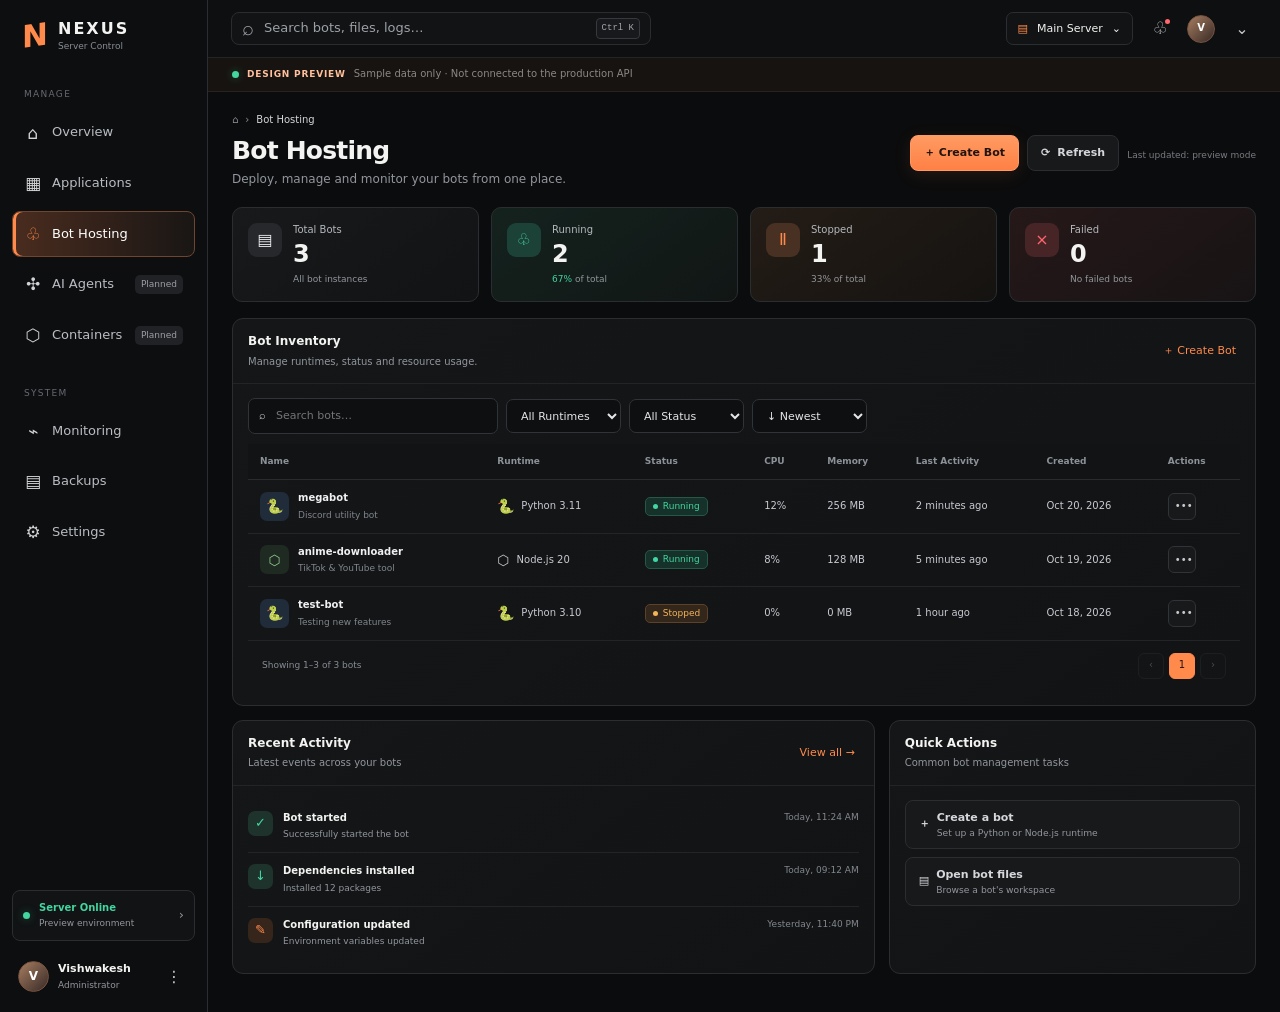
<file: design/phase-b-frontend-prototype/index.html>
<!doctype html>
<html lang="en">
<head>
  <meta charset="utf-8">
  <meta name="viewport" content="width=device-width, initial-scale=1, viewport-fit=cover">
  <meta name="theme-color" content="#0c0c0d">
  <title>NEXUS — Bot Hosting</title>
  <link rel="stylesheet" href="app.css">
  <script src="app.js" defer></script>
</head>
<body>
  <div class="app-shell">
    <aside class="sidebar" id="sidebar" aria-label="Main navigation">
      <div class="brand"><div class="brand-mark">N</div><div class="brand-copy"><b>NEXUS</b><small>Server Control</small></div><button class="icon-btn sidebar-close" id="sidebar-close" aria-label="Close navigation">×</button></div>
      <div class="nav-label">MANAGE</div>
      <nav class="main-nav">
        <button class="nav-item" data-view="overview"><span class="nav-ico">⌂</span><span>Overview</span></button>
        <button class="nav-item" data-view="applications"><span class="nav-ico">▦</span><span>Applications</span></button>
        <button class="nav-item active" data-view="hosting"><span class="nav-ico">♧</span><span>Bot Hosting</span></button>
        <button class="nav-item" data-view="agents"><span class="nav-ico">✣</span><span>AI Agents</span><span class="pill planned">Planned</span></button>
        <button class="nav-item" data-view="containers"><span class="nav-ico">⬡</span><span>Containers</span><span class="pill planned">Planned</span></button>
      </nav>
      <div class="nav-label">SYSTEM</div>
      <nav class="main-nav">
        <button class="nav-item" data-view="monitoring"><span class="nav-ico">⌁</span><span>Monitoring</span></button>
        <button class="nav-item" data-view="backups"><span class="nav-ico">▤</span><span>Backups</span></button>
        <button class="nav-item" data-view="settings"><span class="nav-ico">⚙</span><span>Settings</span></button>
      </nav>
      <div class="sidebar-bottom">
        <div class="server-health"><span class="pulse"></span><div><b>Server Online</b><small>Preview environment</small></div><span class="health-chevron">›</span></div>
        <div class="profile"><div class="avatar">V</div><div class="profile-copy"><b>Vishwakesh</b><small>Administrator</small></div><button class="icon-btn" aria-label="Profile menu">⋮</button></div>
      </div>
    </aside>
    <div class="scrim" id="scrim"></div>
    <main class="main-area">
      <header class="topbar">
        <button class="icon-btn menu-toggle" id="menu-toggle" aria-label="Open navigation">☰</button>
        <button class="global-search" id="global-search"><span>⌕</span><span>Search bots, files, logs…</span><kbd>Ctrl K</kbd></button>
        <div class="topbar-right"><button class="server-select"><span class="server-icon">▤</span><span>Main Server</span><span>⌄</span></button><button class="icon-btn notification" aria-label="Notifications">♧<i></i></button><div class="avatar small-avatar">V</div><button class="icon-btn user-more" aria-label="More options">⌄</button></div>
      </header>
      <div class="preview-notice"><span class="preview-dot"></span><b>DESIGN PREVIEW</b><span>Sample data only · Not connected to the production API</span></div>
      <section id="view-root" class="view-root" aria-live="polite"></section>
    </main>
  </div>
  <div id="toast-region" class="toast-region" aria-live="polite" aria-atomic="true"></div>
  <dialog id="confirm-dialog" class="modal"><form method="dialog" id="confirm-form"><div class="modal-icon danger-icon">!</div><h2 id="confirm-title">Confirm action</h2><p id="confirm-copy">This action cannot be undone.</p><div class="modal-actions"><button class="btn secondary" value="cancel">Cancel</button><button class="btn danger" id="confirm-yes" value="confirm">Confirm</button></div></form></dialog>
  <dialog id="env-dialog" class="modal"><form id="env-form"><div class="modal-head"><div><span class="eyebrow">BOT CONFIGURATION</span><h2>Add environment variable</h2></div><button type="button" class="icon-btn" data-close-dialog="env-dialog">×</button></div><label class="field-label" for="env-name">Variable name <span>*</span></label><input id="env-name" name="name" placeholder="DISCORD_TOKEN" autocomplete="off" required pattern="[A-Za-z_][A-Za-z0-9_]*"><label class="field-label" for="env-value">Value <span>*</span></label><input id="env-value" name="value" type="password" placeholder="Enter secret value" autocomplete="new-password" required><div class="security-note"><span>⚠</span><div><b>Secret handling preview</b><p>Values are held only in this page's memory and are not sent to a server. Production must encrypt secrets at rest.</p></div></div><div class="modal-actions"><button type="button" class="btn secondary" data-close-dialog="env-dialog">Cancel</button><button class="btn primary" type="submit">Add Variable</button></div></form></dialog>
</body>
</html>
</file>
<file: design/phase-b-frontend-prototype/app.css>
:root{color-scheme:dark;--bg:#0b0c0d;--panel:#111315;--panel-2:#151719;--panel-3:#1b1d20;--line:#2b2e31;--line-soft:#222528;--text:#f3f3f1;--muted:#92969c;--muted-2:#656a70;--orange:#ff8a4b;--orange-2:#ff7138;--green:#42d6a0;--red:#ff666e;--amber:#f3b45b;--blue:#79aaff;--radius:12px;--shadow:0 18px 50px #0006;font-family:Inter,ui-sans-serif,system-ui,-apple-system,BlinkMacSystemFont,"Segoe UI",sans-serif}*{box-sizing:border-box}body{margin:0;background:var(--bg);color:var(--text);font-size:13px;line-height:1.45}button,input,select,textarea{font:inherit}button{color:inherit;cursor:pointer}button:focus-visible,input:focus-visible,select:focus-visible,textarea:focus-visible{outline:2px solid var(--orange);outline-offset:2px}button:disabled{cursor:not-allowed;opacity:.45}.app-shell{min-height:100vh;display:flex}.sidebar{width:208px;flex:0 0 208px;border-right:1px solid var(--line);background:#0d0e10;padding:18px 12px 12px;display:flex;flex-direction:column;min-height:100vh;z-index:30}.brand{display:flex;align-items:center;gap:9px;padding:2px 10px 26px}.brand-mark{height:31px;width:27px;color:var(--orange);font-size:31px;font-weight:900;line-height:31px;transform:skewY(-8deg)}.brand-copy{display:flex;flex-direction:column;line-height:1.1;letter-spacing:2px}.brand-copy b{font-size:16px}.brand-copy small{letter-spacing:0;color:#888d93;font-size:9px;margin-top:4px}.nav-label{font-size:9px;letter-spacing:1.3px;color:#656970;padding:5px 12px 8px;margin-top:6px}.main-nav{display:grid;gap:4px;margin-bottom:17px}.nav-item{border:1px solid transparent;background:none;border-radius:8px;display:flex;align-items:center;gap:10px;text-align:left;padding:10px 11px;color:#b9bdc2;min-width:0;transition:background .18s,border-color .18s}.nav-item:hover{background:#191b1d;color:#fff}.nav-item.active{color:#fff;border-color:#70452f;background:linear-gradient(90deg,#4a2c1f,#191614);box-shadow:inset 3px 0 var(--orange)}.nav-ico{font-size:17px;color:#d1d3d5;width:18px;text-align:center}.nav-item.active .nav-ico{color:var(--orange)}.pill{font-size:9px;padding:3px 6px;border-radius:5px;margin-left:auto}.planned{background:#202226;color:#9b9fa5}.sidebar-bottom{margin-top:auto}.server-health{display:flex;align-items:center;gap:9px;border:1px solid var(--line);background:#111315;border-radius:8px;padding:10px;margin-bottom:12px}.pulse,.preview-dot{width:7px;height:7px;flex:none;border-radius:100%;background:var(--green);box-shadow:0 0 10px #42d6a055}.server-health div,.profile-copy{display:flex;flex-direction:column;min-width:0}.server-health b{font-size:10px;color:var(--green)}.server-health small,.profile-copy small{font-size:9px;color:var(--muted);margin-top:2px}.health-chevron{margin-left:auto;color:var(--muted)}.profile{display:flex;align-items:center;gap:9px;padding:8px 6px}.avatar{display:grid;place-items:center;background:linear-gradient(135deg,#a77d60,#372a27);border:1px solid #77513f;border-radius:50%;height:31px;width:31px;font-size:12px;font-weight:750;color:#fff}.profile-copy{flex:1}.profile-copy b{font-size:11px}.icon-btn{background:transparent;border:1px solid transparent;border-radius:7px;min-width:30px;height:30px;display:inline-grid;place-items:center;color:#c5c7ca;font-size:16px}.icon-btn:hover{background:#222528;border-color:var(--line)}.sidebar-close,.menu-toggle{display:none}.main-area{flex:1;min-width:0}.topbar{height:58px;border-bottom:1px solid var(--line-soft);display:flex;align-items:center;gap:16px;padding:0 23px;background:#0e0f11}.global-search{height:33px;max-width:420px;width:100%;display:flex;align-items:center;gap:10px;background:#111315;border:1px solid #2a2d30;border-radius:8px;padding:0 10px;color:#9da1a6;text-align:left}.global-search>span:first-child{font-size:20px}.global-search kbd{margin-left:auto;border:1px solid #36393d;background:#17191c;border-radius:4px;padding:3px 5px;font-size:9px;color:#a3a6ab;white-space:nowrap}.topbar-right{margin-left:auto;display:flex;align-items:center;gap:12px}.server-select{display:flex;align-items:center;gap:9px;background:#111315;border:1px solid #2b2e31;border-radius:7px;padding:8px 11px;font-size:11px}.server-icon{color:var(--orange)}.notification{position:relative;font-size:17px}.notification i{position:absolute;right:4px;top:4px;background:var(--red);width:5px;height:5px;border-radius:50%}.small-avatar{width:28px;height:28px;font-size:10px}.preview-notice{height:34px;padding:0 24px;display:flex;align-items:center;gap:8px;border-bottom:1px solid #29221f;background:#171311;color:#a8a5a1;font-size:10px}.preview-notice b{color:#ffc09b;font-size:9px;letter-spacing:.8px}.preview-notice span:last-child{opacity:.8}.view-root{padding:21px 24px 38px;max-width:1700px;margin:0 auto}.page-heading{display:flex;justify-content:space-between;align-items:flex-start;gap:16px;margin-bottom:18px}.breadcrumbs{font-size:10px;color:#898e94;margin-bottom:9px;display:flex;gap:7px;align-items:center}.breadcrumbs span:last-child{color:#d4d6d8}.page-heading h1{font-size:25px;letter-spacing:-.8px;line-height:1.15;margin:0 0 6px;font-weight:720}.page-heading p{font-size:12px;color:var(--muted);margin:0}.heading-actions{display:flex;align-items:center;gap:8px;padding-top:22px}.btn{border:1px solid var(--line);border-radius:8px;padding:9px 13px;font-weight:600;font-size:11px;display:inline-flex;align-items:center;justify-content:center;gap:7px;white-space:nowrap;min-height:34px;transition:filter .15s,transform .15s}.btn:hover{filter:brightness(1.1)}.btn:active{transform:translateY(1px)}.btn.primary{background:linear-gradient(180deg,#ff9b62,#ff8045);border-color:#ff9a65;color:#21130d;box-shadow:0 4px 18px #ff88401b}.btn.secondary{background:#17191b;color:#d5d7da}.btn.ghost{background:transparent;color:#c2c5c8}.btn.danger{color:white;background:#9d343c;border-color:#bd4b52}.btn.small{padding:6px 9px;min-height:27px;font-size:10px}.text-btn{border:0;background:none;padding:4px;color:var(--orange);font-size:11px}.last-updated{display:block;font-size:9px;color:#777c82;text-align:right;margin-top:6px}.metrics-grid{display:grid;grid-template-columns:repeat(4,minmax(0,1fr));gap:12px;margin-bottom:16px}.metric-card{border:1px solid var(--line);border-radius:10px;background:linear-gradient(145deg,#17191b,#111315);padding:15px;display:flex;gap:11px;align-items:flex-start;min-width:0}.metric-card.tint-green{background:linear-gradient(145deg,#14221e,#111615)}.metric-card.tint-amber{background:linear-gradient(145deg,#241c16,#151311)}.metric-card.tint-red{background:linear-gradient(145deg,#261819,#171314)}.metric-icon{width:34px;height:34px;border-radius:9px;display:grid;place-items:center;flex:none;background:#26282b;color:#e7e9eb;font-size:16px}.metric-icon.green{background:#1c4237;color:var(--green)}.metric-icon.orange{background:#483022;color:var(--orange)}.metric-icon.red{background:#472426;color:var(--red)}.metric-copy{min-width:0;flex:1}.metric-label{display:block;color:#b4b8bc;font-size:10px}.metric-value{display:block;font-size:24px;font-weight:730;line-height:1.25;margin-top:2px;letter-spacing:-.7px}.metric-foot{font-size:9px;color:#92969b;margin-top:4px}.metric-foot .good{color:var(--green)}.panel{background:linear-gradient(145deg,#141618,#111315);border:1px solid var(--line);border-radius:11px;min-width:0}.panel-head{display:flex;align-items:center;justify-content:space-between;gap:12px;padding:14px 15px;border-bottom:1px solid var(--line-soft)}.panel-head h2,.panel-head h3{font-size:12px;margin:0;font-weight:650}.panel-head p{font-size:10px;color:var(--muted);margin:4px 0 0}.panel-body{padding:14px 15px}.inventory-toolbar{display:flex;gap:8px;margin:0 0 10px;align-items:center}.control,.search-control,.field-input,.field-select,.field-textarea{background:#0d0f11;border:1px solid #303337;border-radius:7px;color:#e4e6e8;min-height:34px;padding:8px 10px;font-size:11px;width:100%;min-width:0}.search-control{max-width:250px;display:flex;gap:8px;align-items:center}.search-control input{width:100%;min-width:0;background:none;border:0;outline:0;color:var(--text)}.inventory-toolbar select{width:auto;min-width:115px}.table-scroll{overflow-x:auto}table{width:100%;border-collapse:collapse;text-align:left;white-space:nowrap}th{font-size:9px;font-weight:600;color:#8d9298;background:#111315;padding:11px 12px;border-bottom:1px solid #292c2f}td{padding:11px 12px;font-size:10px;border-bottom:1px solid #232629;color:#c7cacf}tbody tr:last-child td{border-bottom:0}tbody tr:hover{background:#1b1e20}.bot-name{display:flex;align-items:center;gap:9px;min-width:150px}.bot-avatar{height:29px;width:29px;display:grid;place-items:center;border-radius:7px;background:#272a2d;font-size:14px;font-weight:700}.bot-avatar.python{color:#8bb8ff;background:#202c3a}.bot-avatar.node{color:#8fcb8c;background:#1e2a22}.bot-name-copy{display:flex;flex-direction:column;gap:3px}.bot-name-copy b{font-size:10px;color:#f0f1f2;font-weight:600}.bot-name-copy small{font-size:9px;color:#81868c}.runtime-cell{display:flex;align-items:center;gap:7px}.runtime-logo{font-size:14px}.status{display:inline-flex;align-items:center;gap:5px;border:1px solid;border-radius:5px;padding:4px 7px;font-size:9px;line-height:1;white-space:nowrap}.status:before{content:"";height:5px;width:5px;border-radius:50%;background:currentColor}.status.running{color:var(--green);background:#163129;border-color:#275746}.status.stopped{color:var(--amber);background:#33261b;border-color:#5d4229}.status.failed{color:var(--red);background:#341d20;border-color:#673137}.status.starting,.status.deploying{color:#9ab7ff;background:#1b2538;border-color:#334b70}.dots-btn{background:#17191b;border:1px solid #303337;border-radius:6px;height:27px;width:28px;color:#c5c8cc}.dots-btn:hover{border-color:#555a60}.table-foot{display:flex;align-items:center;justify-content:space-between;padding:12px 14px;color:#888d93;font-size:9px;border-top:1px solid var(--line-soft)}.pagination{display:flex;gap:5px}.page-num{width:26px;height:26px;border-radius:6px;border:1px solid var(--line);background:#151719;font-size:10px}.page-num.active{background:var(--orange);border-color:var(--orange);color:#21130d}.section-grid{display:grid;grid-template-columns:minmax(0,1.4fr) minmax(280px,.8fr);gap:14px;margin-top:14px}.activity-list{display:grid}.activity-row{display:flex;align-items:flex-start;gap:10px;padding:11px 0;border-bottom:1px solid var(--line-soft)}.activity-row:last-child{border-bottom:0}.activity-marker{height:25px;width:25px;border-radius:7px;display:grid;place-items:center;background:#1e332c;color:var(--green);flex:none}.activity-marker.orange{background:#36251b;color:var(--orange)}.activity-marker.red{background:#392024;color:var(--red)}.activity-copy{min-width:0;flex:1}.activity-copy b{font-size:10px;display:block}.activity-copy p{font-size:9px;color:var(--muted);margin:3px 0 0}.activity-time{white-space:nowrap;color:#83888d;font-size:9px}.empty-state{padding:38px 15px;text-align:center;color:var(--muted)}.empty-icon{width:46px;height:46px;border:1px solid #393d41;border-radius:13px;margin:0 auto 13px;display:grid;place-items:center;font-size:22px;color:var(--orange);background:#1b1b1b}.empty-state h3{color:#f0f1f2;font-size:14px;margin:0 0 6px}.empty-state p{font-size:11px;max-width:310px;margin:0 auto 16px}.wizard-wrap{max-width:900px;margin:8px auto 0}.wizard-panel{padding:22px;border:1px solid var(--line);border-radius:14px;background:linear-gradient(145deg,#151719,#101113);box-shadow:var(--shadow)}.wizard-title{text-align:center;margin-bottom:22px}.wizard-title h2{font-size:23px;margin:0 0 5px;letter-spacing:-.5px}.wizard-title p{color:var(--muted);font-size:11px;margin:0}.stepper{display:flex;align-items:flex-start;max-width:590px;margin:0 auto 26px}.step{display:flex;flex-direction:column;align-items:center;gap:7px;min-width:64px;color:#81868c;font-size:10px;position:relative;z-index:1}.step-circle{height:25px;width:25px;border-radius:50%;border:1px solid #53575d;background:#17191c;display:grid;place-items:center;font-size:10px}.step.active,.step.done{color:#f1f1ef}.step.active .step-circle,.step.done .step-circle{border-color:var(--orange);background:var(--orange);color:#27170f}.step-line{height:1px;flex:1;background:#3a3d41;margin-top:12px}.step-line.done{background:var(--orange)}.runtime-options{display:grid;grid-template-columns:repeat(2,minmax(0,1fr));gap:14px;max-width:650px;margin:0 auto}.runtime-card{position:relative;border:1px solid #32363a;border-radius:12px;padding:20px;text-align:left;min-height:210px;background:#151719;transition:border .15s,background .15s}.runtime-card:hover{border-color:#656a71}.runtime-card.selected{border-color:var(--orange);background:linear-gradient(145deg,#2b211b,#171615);box-shadow:inset 0 0 0 1px #ff87452c}.runtime-logo-large{display:grid;place-items:center;width:48px;height:48px;border-radius:11px;background:#202832;font-size:30px;margin-bottom:12px}.runtime-card.node-card .runtime-logo-large{background:#202a21}.select-ring{position:absolute;right:15px;top:15px;width:15px;height:15px;border:1px solid #656a70;border-radius:50%}.runtime-card.selected .select-ring{border:4px solid var(--orange);box-shadow:0 0 0 2px #ff8a4b22}.runtime-card h3{font-size:17px;margin:0 0 5px}.runtime-card p{font-size:11px;color:#acb0b5;margin:0 0 10px;max-width:240px}.recommended{display:inline-block;color:#ffc49f;background:#4b2c1e;padding:4px 7px;font-size:9px;border-radius:5px}.version-list{display:flex;flex-wrap:wrap;gap:6px;margin-top:12px}.version-chip{border:1px solid #383c40;border-radius:6px;padding:5px 8px;font-size:9px;color:#b9bdc2;background:#17191b}.version-chip.active{color:#ffc19b;border-color:#975d3f;background:#39251b}.wizard-fields{max-width:690px;margin:0 auto;display:grid;grid-template-columns:repeat(2,minmax(0,1fr));gap:17px}.field{min-width:0}.field.full{grid-column:1/-1}.field-label{display:block;font-size:10px;font-weight:600;color:#d1d3d6;margin-bottom:7px}.field-label span{color:var(--orange)}.field-help{font-size:9px;color:#777d83;margin-top:5px}.field-input,.field-select{min-height:38px}.field-textarea{min-height:160px;resize:vertical;line-height:1.6;font-family:ui-monospace,SFMono-Regular,monospace}.resource-grid{display:grid;grid-template-columns:repeat(2,minmax(0,1fr));gap:12px}.input-with-unit{display:flex;align-items:stretch}.input-with-unit input{border-radius:7px 0 0 7px}.input-unit{display:grid;place-items:center;padding:0 9px;border:1px solid #303337;border-left:0;border-radius:0 7px 7px 0;background:#1a1c1f;color:#a6abb0;font-size:9px}.wizard-actions{display:flex;justify-content:space-between;gap:10px;border-top:1px solid var(--line-soft);padding-top:17px;margin-top:24px}.wizard-actions .right-actions{display:flex;gap:8px;margin-left:auto}.review-list{max-width:600px;margin:0 auto;border:1px solid var(--line);border-radius:9px;overflow:hidden}.review-row{display:flex;align-items:center;justify-content:space-between;gap:16px;padding:12px 14px;border-bottom:1px solid var(--line-soft)}.review-row:last-child{border-bottom:0}.review-row span{font-size:10px;color:var(--muted)}.review-row b{font-size:10px;text-align:right;max-width:60%;overflow-wrap:anywhere}.details-header{display:flex;align-items:center;gap:13px}.details-header .bot-avatar{height:43px;width:43px;font-size:20px}.details-header h1{font-size:22px;margin:0 0 5px}.details-header p{margin:0;color:var(--muted);font-size:10px}.details-actions{display:flex;gap:7px;flex-wrap:wrap}.tabs{display:flex;align-items:center;gap:4px;border-bottom:1px solid var(--line);margin:20px 0 16px;overflow-x:auto}.tab-btn{background:none;color:#969ba1;border:0;border-bottom:2px solid transparent;padding:10px 13px;font-size:10px;white-space:nowrap}.tab-btn.active{color:#fff;border-bottom-color:var(--orange)}.detail-metrics{display:grid;grid-template-columns:repeat(3,minmax(0,1fr));gap:12px;margin-bottom:14px}.mini-metric{padding:14px;border:1px solid var(--line);background:#141618;border-radius:10px}.mini-metric label{font-size:9px;color:var(--muted)}.mini-metric strong{display:block;font-size:22px;margin-top:5px}.mini-metric small{display:block;color:#777d83;font-size:9px;margin-top:4px}.progress-bar{height:4px;border-radius:4px;background:#2a2d30;margin-top:9px;overflow:hidden}.progress-bar span{height:100%;display:block;background:var(--orange);border-radius:4px}.progress-bar.green span{background:var(--green)}.detail-columns{display:grid;grid-template-columns:minmax(0,1.3fr) minmax(260px,.7fr);gap:14px}.info-grid{display:grid;grid-template-columns:repeat(2,minmax(0,1fr));gap:14px}.info-pair label{display:block;font-size:9px;color:var(--muted);margin-bottom:5px}.info-pair b{font-size:11px;overflow-wrap:anywhere}.file-layout{display:grid;grid-template-columns:210px minmax(0,1fr);min-height:465px}.file-tree{border-right:1px solid var(--line);padding:10px 8px;min-width:0}.file-tree-head,.file-editor-head{display:flex;align-items:center;justify-content:space-between;padding:7px 8px 12px;font-size:10px;color:#a9adb2}.tree-item{border:0;background:none;width:100%;text-align:left;display:flex;align-items:center;gap:8px;padding:8px;border-radius:6px;color:#b9bdc2;font-size:10px;overflow:hidden;text-overflow:ellipsis;white-space:nowrap}.tree-item:hover,.tree-item.active{background:#2c211b;color:#ffd0b5}.tree-item.indent{padding-left:24px}.file-main{min-width:0}.file-editor-head{border-bottom:1px solid var(--line-soft);padding:12px 15px}.file-editor-head b{color:#ededeb}.file-editor{padding:12px 14px}.code-editor{width:100%;min-height:285px;background:#0c0e10;border:1px solid #26292c;border-radius:7px;color:#c7d8d5;font:11px/1.8 ui-monospace,SFMono-Regular,Menlo,monospace;padding:12px;resize:vertical;tab-size:2}.file-footer{display:flex;justify-content:space-between;align-items:center;color:#777d83;font-size:9px;margin-top:8px}.variables-table{width:100%}.var-name{font-family:ui-monospace,monospace;font-size:10px;color:#e4e6e7}.masked-value{font-family:ui-monospace,monospace;color:#92979d;letter-spacing:2px}.actions-inline{display:flex;justify-content:flex-end;gap:4px}.icon-action{border:1px solid transparent;background:none;border-radius:5px;width:27px;height:27px;color:#abb0b5}.icon-action:hover{background:#272a2d;border-color:#3a3e42}.security-note{display:flex;align-items:flex-start;gap:10px;border:1px solid #68482f;background:#211a15;border-radius:8px;padding:12px;color:#e8b181;margin-top:14px}.security-note>span{color:var(--orange);font-size:16px}.security-note b{font-size:10px;color:#ffd0ab}.security-note p{font-size:9px;color:#b3a49a;margin:4px 0 0}.dependencies-grid{display:grid;grid-template-columns:minmax(0,1fr) minmax(260px,.75fr);gap:14px}.runtime-info{display:flex;align-items:center;gap:10px;margin-bottom:14px}.runtime-info .bot-avatar{height:40px;width:40px;font-size:19px}.runtime-info b{display:block;font-size:12px}.runtime-info small{display:block;font-size:9px;color:var(--muted);margin-top:3px}.manifest-row{display:flex;align-items:center;justify-content:space-between;gap:10px;padding:12px;background:#0f1113;border:1px solid #292d30;border-radius:8px;margin-bottom:12px}.manifest-row b{font-size:10px}.manifest-row small{font-size:9px;color:var(--muted);display:block;margin-top:4px}.log-toolbar{display:flex;gap:8px;align-items:center;flex-wrap:wrap;padding:12px 14px;border-bottom:1px solid var(--line-soft)}.log-toolbar .control{width:auto;min-width:105px}.log-toolbar .search-control{flex:1;max-width:320px}.log-output{padding:9px 0;max-height:450px;overflow:auto;font:10px/1.8 ui-monospace,SFMono-Regular,Menlo,monospace}.log-line{display:grid;grid-template-columns:70px 47px minmax(0,1fr);gap:9px;padding:2px 14px;white-space:pre-wrap;overflow-wrap:anywhere}.log-line:hover{background:#1b1e20}.log-time{color:#7f858b}.log-level{color:#82b7ff}.log-level.warn{color:var(--amber)}.log-level.error{color:var(--red)}.log-message{color:#d3d6d8}.timeline{padding:17px 16px}.timeline-row{display:grid;grid-template-columns:20px minmax(0,1fr) auto;gap:10px;position:relative;padding-bottom:22px}.timeline-row:not(:last-child):before{content:"";position:absolute;top:21px;bottom:0;left:9px;width:1px;background:#34383c}.timeline-icon{position:relative;z-index:1;height:20px;width:20px;border-radius:50%;display:grid;place-items:center;background:#1b3a2e;color:var(--green);border:1px solid #2a684f;font-size:10px}.timeline-icon.warn{background:#38291d;color:var(--amber);border-color:#75502d}.timeline-icon.error{background:#3d2023;color:var(--red);border-color:#76383f}.timeline-copy b{font-size:10px;display:block}.timeline-copy p{font-size:9px;color:var(--muted);margin:3px 0}.timeline-time{font-size:9px;color:#858b91;white-space:nowrap}.toast-region{position:fixed;right:20px;bottom:20px;z-index:100;display:grid;gap:8px}.toast{background:#1b201e;border:1px solid #3a574a;border-radius:8px;padding:11px 14px;min-width:250px;max-width:min(380px,calc(100vw - 30px));box-shadow:var(--shadow);font-size:11px;animation:toast-in .18s ease-out}.toast.error{background:#271719;border-color:#67373d}.toast b{display:block;margin-bottom:2px}.toast span{color:#b9c2bd;font-size:10px}.modal{width:min(480px,calc(100vw - 24px));border:1px solid #3b3f43;border-radius:14px;padding:22px;background:#141618;color:var(--text);box-shadow:0 24px 90px #000a}.modal::backdrop{background:#000b;backdrop-filter:blur(4px)}.modal h2{font-size:17px;margin:0 0 7px}.modal p{font-size:11px;color:var(--muted)}.modal-icon{height:37px;width:37px;border-radius:10px;display:grid;place-items:center;margin-bottom:15px}.danger-icon{color:var(--red);background:#3c2024}.modal-actions{display:flex;justify-content:flex-end;gap:8px;margin-top:19px}.modal-head{display:flex;justify-content:space-between;gap:12px;margin-bottom:18px}.eyebrow{font-size:9px;color:var(--orange);letter-spacing:1.2px}.modal form>.field-label{margin-top:12px}.modal form>.field-input{margin-bottom:3px}.scrim{display:none}.muted{color:var(--muted)}.eyebrow-inline{font-size:9px;color:var(--muted);text-transform:uppercase;letter-spacing:1px}.only-mobile{display:none}.status-legend{display:flex;gap:7px;align-items:center}.subtle-callout{border:1px solid #363a3e;border-radius:8px;background:#111315;padding:11px 12px;color:#9fa4aa;font-size:10px}.subtle-callout b{color:#e3e5e6}
@keyframes toast-in{from{opacity:0;transform:translateY(7px)}to{opacity:1;transform:none}}
@media(min-width:1500px){.view-root{padding-left:30px;padding-right:30px}.metrics-grid{gap:15px}.metric-card{padding:18px}.topbar{padding-left:30px;padding-right:30px}}
@media(max-width:1050px){.sidebar{width:190px;flex-basis:190px}.view-root{padding:18px}.topbar{padding:0 18px}.metrics-grid{gap:8px}.metric-card{padding:12px;gap:8px}.metric-value{font-size:21px}.section-grid,.detail-columns,.dependencies-grid{grid-template-columns:minmax(0,1fr)}.detail-metrics{grid-template-columns:repeat(3,minmax(0,1fr))}.detail-columns>.panel{min-width:0}}
@media(max-width:760px){.sidebar{position:fixed;left:0;top:0;bottom:0;height:100dvh;transform:translateX(-105%);transition:transform .22s ease;width:265px;max-width:86vw;box-shadow:none}.sidebar.open{transform:translateX(0);box-shadow:20px 0 60px #0009}.sidebar-close{display:inline-grid;margin-left:auto}.scrim.show{display:block;position:fixed;inset:0;background:#0009;z-index:20}.menu-toggle{display:inline-grid;flex:none}.topbar{height:55px;padding:0 12px;gap:8px}.global-search{max-width:none;min-width:0;flex:1;height:32px}.global-search kbd{display:none}.topbar-right{gap:5px}.server-select{font-size:0;gap:0;padding:8px;min-width:31px;justify-content:center}.server-select span:not(.server-icon){display:none}.server-select .server-icon{font-size:12px}.notification,.user-more{display:none}.preview-notice{padding:0 14px;font-size:9px;gap:6px}.preview-notice b{white-space:nowrap}.view-root{padding:17px 13px 30px}.page-heading{margin-bottom:15px}.page-heading h1{font-size:22px}.page-heading p{font-size:11px;max-width:340px}.heading-actions{padding-top:19px}.heading-actions .btn{padding:8px 9px}.heading-actions .last-updated{display:none}.metrics-grid{grid-template-columns:repeat(2,minmax(0,1fr));gap:8px}.metric-card{padding:11px}.metric-icon{height:30px;width:30px}.metric-value{font-size:21px}.inventory-toolbar{display:grid;grid-template-columns:1fr 1fr}.inventory-toolbar .search-control{grid-column:1/-1;max-width:none}.inventory-toolbar select{width:100%;min-width:0}.panel-head{padding:12px}.panel-body{padding:12px}.table-scroll table{min-width:760px}.section-grid{gap:10px}.section-grid .panel+.panel{margin-top:0}.page-heading .heading-actions .btn.secondary{display:none}.wizard-wrap{margin-top:3px}.wizard-panel{padding:15px 12px}.wizard-title{margin-bottom:18px}.wizard-title h2{font-size:21px}.stepper{margin-bottom:22px}.step{font-size:9px;min-width:52px}.step-circle{width:24px;height:24px}.step-line{margin-top:11px}.runtime-options{gap:9px}.runtime-card{min-height:0;padding:13px 11px}.runtime-logo-large{width:41px;height:41px;font-size:25px}.runtime-card h3{font-size:14px}.runtime-card p{font-size:10px;line-height:1.45}.runtime-card .version-list{gap:4px}.version-chip{padding:4px 5px;font-size:8px}.wizard-fields{grid-template-columns:1fr;gap:13px}.field.full{grid-column:auto}.wizard-actions{margin-top:18px}.detail-top{align-items:flex-start;flex-direction:column}.details-actions{width:100%}.details-actions .btn{flex:1}.details-header h1{font-size:20px}.detail-metrics{grid-template-columns:repeat(2,minmax(0,1fr));gap:8px}.mini-metric{padding:12px}.mini-metric strong{font-size:20px}.detail-columns{gap:10px}.file-layout{grid-template-columns:1fr;min-height:0}.file-tree{border-right:0;border-bottom:1px solid var(--line);padding:7px}.file-tree:not(.mobile-open){display:none}.file-tree-head{padding-bottom:6px}.file-editor{padding:10px}.code-editor{min-height:265px}.variables-table table{min-width:0}.variables-table th:nth-child(2),.variables-table td:nth-child(2){display:none}.variables-table td,.variables-table th{padding:10px 8px}.dependencies-grid{gap:10px}.log-line{grid-template-columns:60px 39px minmax(0,1fr);gap:6px;padding-left:9px;padding-right:9px;font-size:9px}.log-toolbar{padding:9px;gap:6px}.log-toolbar .control{min-width:0;flex:1}.log-toolbar .search-control{max-width:none;order:3;flex-basis:100%}.timeline{padding:13px 10px}.timeline-row{grid-template-columns:20px minmax(0,1fr);gap:8px}.timeline-time{grid-column:2;grid-row:2;margin-top:-10px}.timeline-row{padding-bottom:22px}.section-grid .panel-head .text-btn{font-size:10px}.only-mobile{display:inline}.hide-mobile{display:none!important}.info-grid{gap:12px}.server-select{display:none}}
@media(max-width:400px){.small-avatar{display:none}.view-root{padding-left:10px;padding-right:10px}.metrics-grid{gap:6px}.metric-card{padding:9px;gap:7px}.metric-label{font-size:9px}.metric-value{font-size:19px}.metric-foot{font-size:8px}.runtime-options{grid-template-columns:1fr}.runtime-card{min-height:0}.runtime-card p{max-width:none}.runtime-card .version-list{margin-top:8px}.step{min-width:43px;font-size:8px}.wizard-panel{padding:12px 9px}.wizard-title h2{font-size:19px}.page-heading h1{font-size:20px}.page-heading .heading-actions .btn.primary{padding:8px}.profile-copy b{font-size:10px}}
@media(prefers-reduced-motion:reduce){*,*::before,*::after{animation-duration:.01ms!important;animation-iteration-count:1!important;transition-duration:.01ms!important;scroll-behavior:auto!important}}
</file>
